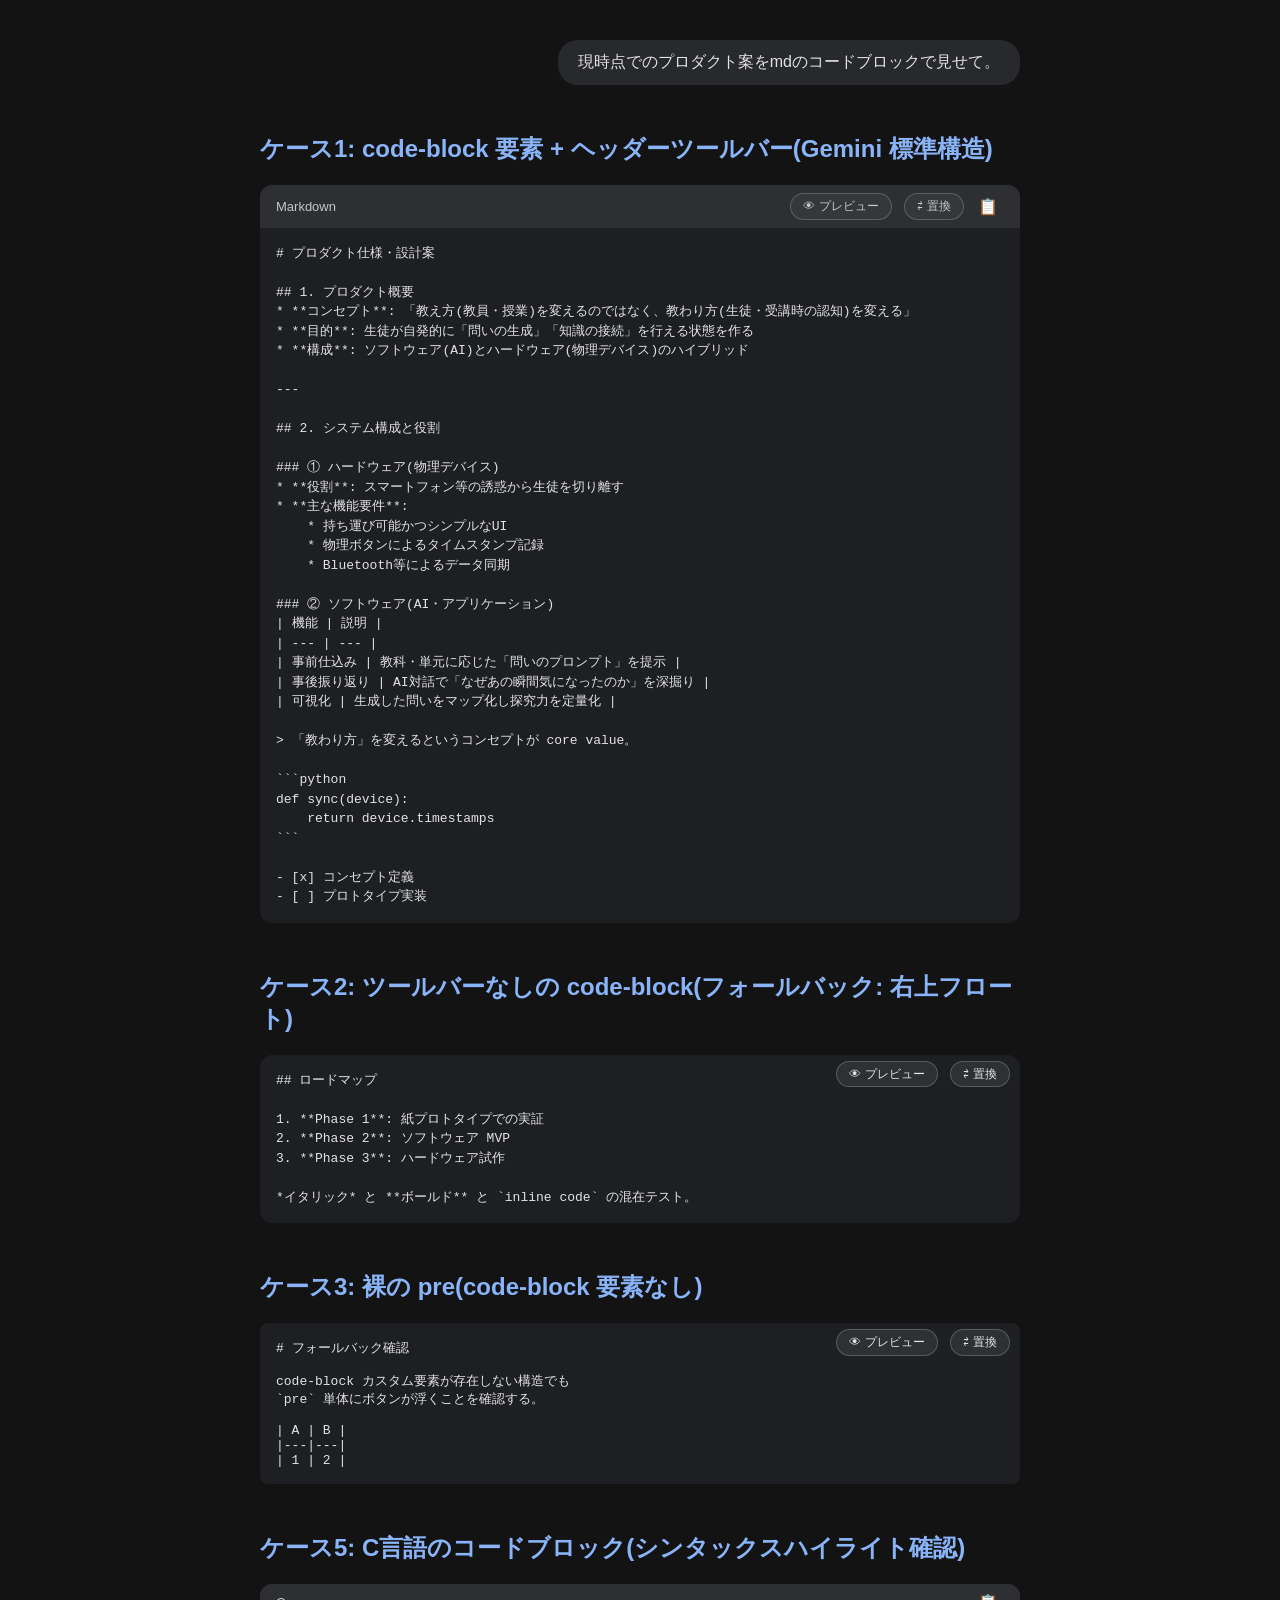
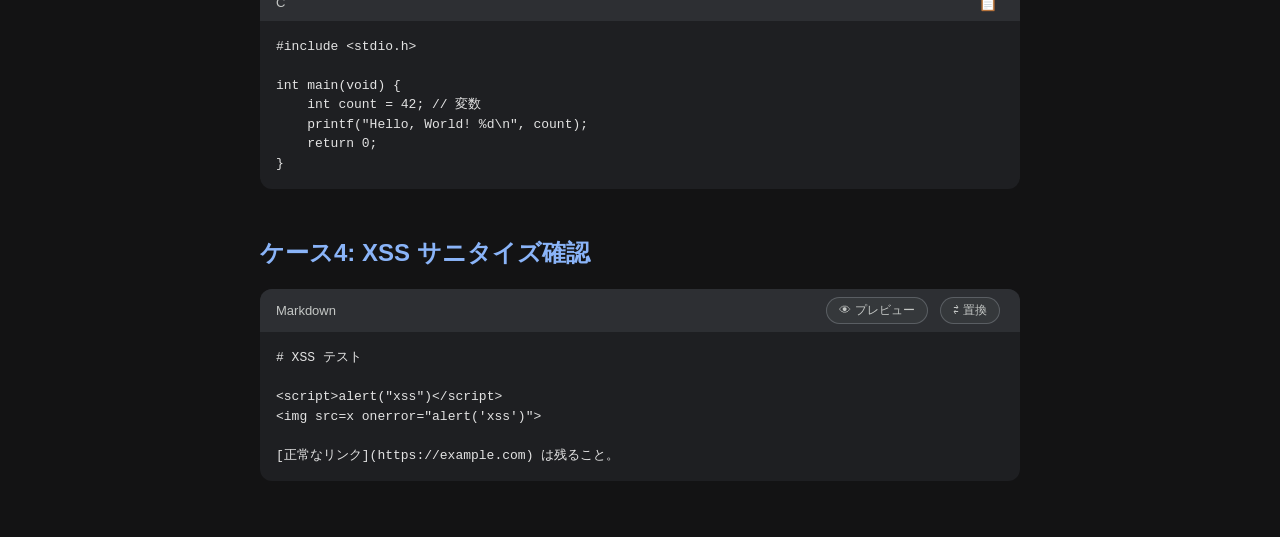
<file: test/fixture.html>
<!DOCTYPE html>
<html lang="ja">
<head>
<meta charset="utf-8">
<title>mdviewer fixture - Gemini DOM 模擬ページ</title>
<link rel="stylesheet" href="../content/content.css">
<style>
  /* Gemini 風の見た目を最低限再現 */
  body { background: #131314; color: #e3e3e3; font-family: "Segoe UI", "Noto Sans JP", sans-serif; margin: 0; padding: 40px; }
  .chat { max-width: 760px; margin: 0 auto; }
  .user-msg { background: #28292c; border-radius: 20px; padding: 12px 20px; width: fit-content; margin-left: auto; margin-bottom: 24px; }
  code-block { display: block; background: #1e1f22; border-radius: 12px; overflow: hidden; margin: 16px 0; }
  .code-block-decoration { display: flex; align-items: center; padding: 8px 16px; background: #2d2f33; font-size: 13px; }
  .code-block-decoration span { flex: 1; color: #c4c7c5; }
  .code-block-decoration .buttons { display: flex; align-items: center; gap: 4px; }
  .code-block-decoration .buttons > button.gem-copy { background: none; border: none; color: #c4c7c5; cursor: pointer; font-size: 16px; }
  code-block pre { margin: 0; padding: 16px; overflow-x: auto; font-size: 13px; line-height: 1.5; }
  .bare-pre-section pre { background: #1e1f22; border-radius: 8px; padding: 16px; font-size: 13px; }
  h2.section { margin-top: 48px; color: #8ab4f8; }
</style>
</head>
<body>
<div class="chat">
  <div class="user-msg">現時点でのプロダクト案をmdのコードブロックで見せて。</div>

  <h2 class="section">ケース1: code-block 要素 + ヘッダーツールバー(Gemini 標準構造)</h2>
  <code-block>
    <div class="code-block-decoration">
      <span>Markdown</span>
      <div class="buttons">
        <button class="gem-copy" title="コピー(ダミー)">📋</button>
      </div>
    </div>
    <pre><code># プロダクト仕様・設計案

## 1. プロダクト概要
* **コンセプト**: 「教え方(教員・授業)を変えるのではなく、教わり方(生徒・受講時の認知)を変える」
* **目的**: 生徒が自発的に「問いの生成」「知識の接続」を行える状態を作る
* **構成**: ソフトウェア(AI)とハードウェア(物理デバイス)のハイブリッド

---

## 2. システム構成と役割

### ① ハードウェア(物理デバイス)
* **役割**: スマートフォン等の誘惑から生徒を切り離す
* **主な機能要件**:
    * 持ち運び可能かつシンプルなUI
    * 物理ボタンによるタイムスタンプ記録
    * Bluetooth等によるデータ同期

### ② ソフトウェア(AI・アプリケーション)
| 機能 | 説明 |
| --- | --- |
| 事前仕込み | 教科・単元に応じた「問いのプロンプト」を提示 |
| 事後振り返り | AI対話で「なぜあの瞬間気になったのか」を深掘り |
| 可視化 | 生成した問いをマップ化し探究力を定量化 |

> 「教わり方」を変えるというコンセプトが core value。

```python
def sync(device):
    return device.timestamps
```

- [x] コンセプト定義
- [ ] プロトタイプ実装
</code></pre>
  </code-block>

  <h2 class="section">ケース2: ツールバーなしの code-block(フォールバック: 右上フロート)</h2>
  <code-block>
    <pre><code>## ロードマップ

1. **Phase 1**: 紙プロトタイプでの実証
2. **Phase 2**: ソフトウェア MVP
3. **Phase 3**: ハードウェア試作

*イタリック* と **ボールド** と `inline code` の混在テスト。
</code></pre>
  </code-block>

  <h2 class="section">ケース3: 裸の pre(code-block 要素なし)</h2>
  <div class="bare-pre-section">
    <pre><code># フォールバック確認

code-block カスタム要素が存在しない構造でも
`pre` 単体にボタンが浮くことを確認する。

| A | B |
|---|---|
| 1 | 2 |
</code></pre>
  </div>

  <h2 class="section">ケース5: C言語のコードブロック(シンタックスハイライト確認)</h2>
  <code-block id="c-block">
    <div class="code-block-decoration">
      <span>C</span>
      <div class="buttons">
        <button class="gem-copy" title="コピー(ダミー)">📋</button>
      </div>
    </div>
    <pre><code>#include &lt;stdio.h&gt;

int main(void) {
    int count = 42; // 変数
    printf("Hello, World! %d\n", count);
    return 0;
}
</code></pre>
  </code-block>

  <h2 class="section">ケース4: XSS サニタイズ確認</h2>
  <code-block>
    <div class="code-block-decoration">
      <span>Markdown</span>
      <div class="buttons"></div>
    </div>
    <pre><code># XSS テスト

&lt;script&gt;alert("xss")&lt;/script&gt;
&lt;img src=x onerror="alert('xss')"&gt;

[正常なリンク](https://example.com) は残ること。
</code></pre>
  </code-block>
</div>

<script src="../vendor/purify.min.js"></script>
<script src="../vendor/marked.min.js"></script>
<script src="../vendor/highlight.min.js"></script>
<script src="../content/content.js"></script>
</body>
</html>
</file>
<file: content/content.css>
/* Gemini Markdown Viewer - 注入ボタンのスタイル
   ページ側に置くのはこのボタンだけ。モーダルは Shadow DOM 内で自己完結。 */

.mdv-preview-btn {
  display: inline-flex;
  align-items: center;
  gap: 4px;
  margin: 0 4px;
  padding: 4px 12px;
  border: 1px solid rgba(128, 134, 139, 0.5);
  border-radius: 16px;
  background: rgba(60, 64, 67, 0.55);
  color: inherit;
  font-size: 12px;
  font-family: inherit;
  line-height: 1.4;
  cursor: pointer;
  white-space: nowrap;
  vertical-align: middle;
}

.mdv-preview-btn::before {
  content: "👁";
  font-size: 12px;
}

.mdv-preview-btn:hover {
  background: rgba(95, 99, 104, 0.7);
}

/* 「置換」ボタンはアイコンを変える */
.mdv-inline-btn::before {
  content: "⇄";
}

/* プレビュー + 置換ボタンのグループ */
.mdv-btn-group {
  display: inline-flex;
  align-items: center;
  gap: 4px;
  vertical-align: middle;
}

/* ツールバーが見つからない場合のフォールバック配置 */
.mdv-btn-group.mdv-floating,
.mdv-preview-btn.mdv-floating {
  position: absolute;
  top: 6px;
  right: 6px;
  z-index: 10;
}

/* 裸の pre をラップして浮きボタンの基準位置にする */
.mdv-pre-wrap {
  position: relative;
}

/* インライン置換中の元コード */
.mdv-hidden {
  display: none !important;
}
</file>
